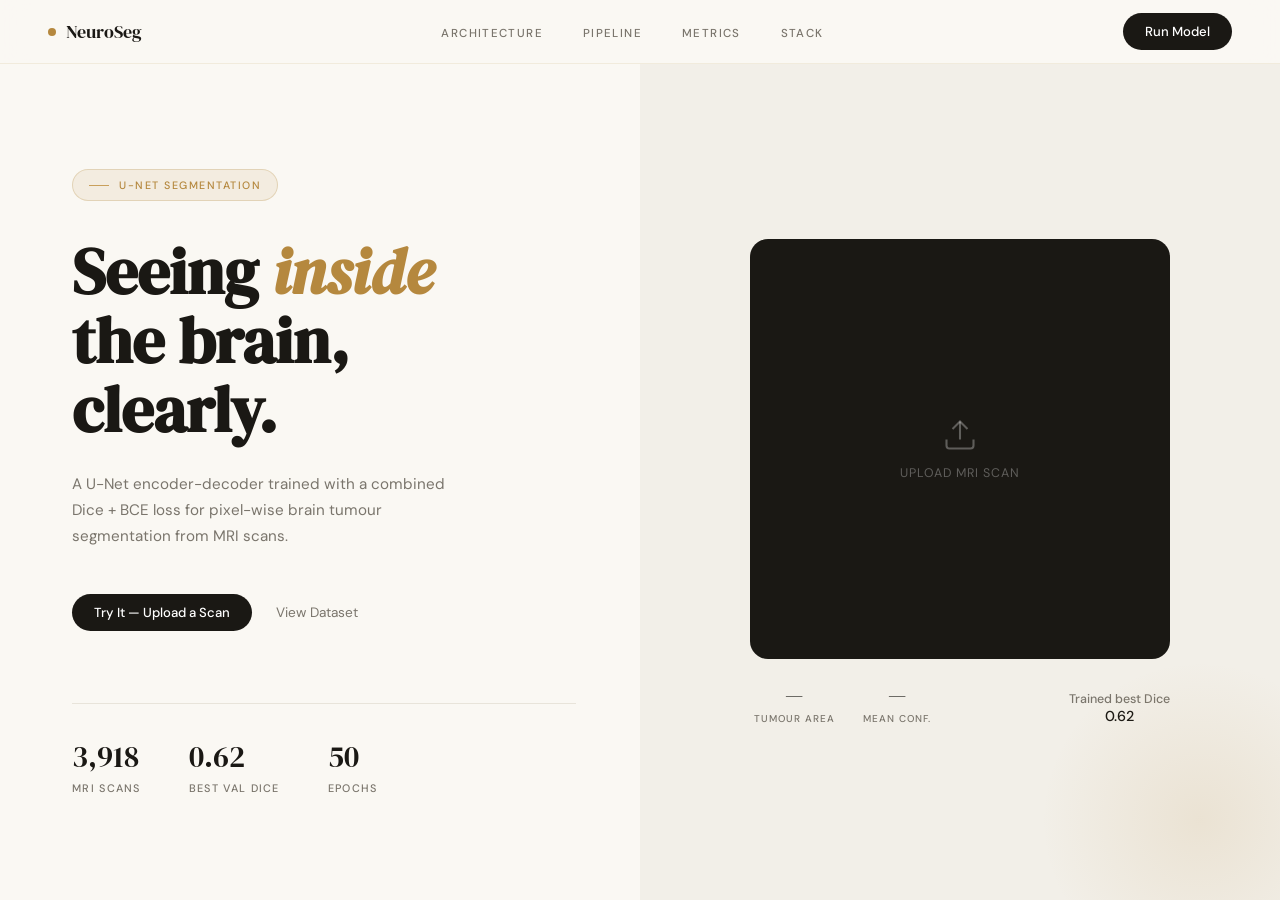
<file: index.html>
<!DOCTYPE html>
<html lang="en">
<head>
<meta charset="UTF-8">
<meta name="viewport" content="width=device-width, initial-scale=1.0">
<title>NeuroSeg — Brain Tumour Segmentation</title>
<link href="https://fonts.googleapis.com/css2?family=DM+Serif+Display:ital@0;1&family=DM+Sans:wght@300;400;500&display=swap" rel="stylesheet">
<style>
*, *::before, *::after { box-sizing: border-box; margin: 0; padding: 0; }
:root {
  --cream: #faf8f3;
  --cream-mid: #f2efe8;
  --cream-dark: #e8e4da;
  --gold: #b5883e;
  --gold-light: #c9a05c;
  --ink: #1a1814;
  --ink-mid: #3d3a35;
  --ink-soft: #7a756c;
  --white: #ffffff;
  --radius-lg: 18px;
  --radius-sm: 10px;
}
html { scroll-behavior: smooth; }
body {
  font-family: 'DM Sans', sans-serif;
  background: var(--cream);
  color: var(--ink);
  min-height: 100vh;
}

/* ─── NAV ─── */
nav {
  position: fixed;
  top: 0; left: 0; right: 0;
  z-index: 100;
  display: flex;
  align-items: center;
  justify-content: space-between;
  padding: 0 48px;
  height: 64px;
  background: rgba(250, 248, 243, 0.88);
  backdrop-filter: blur(14px);
  border-bottom: 1px solid rgba(181,136,62,0.12);
}
.nav-logo {
  display: flex;
  align-items: center;
  gap: 10px;
  font-family: 'DM Serif Display', serif;
  font-size: 1.1rem;
  color: var(--ink);
  text-decoration: none;
}
.nav-logo .dot {
  width: 8px; height: 8px;
  border-radius: 50%;
  background: var(--gold);
}
.nav-links {
  display: flex;
  gap: 40px;
  list-style: none;
}
.nav-links a {
  font-size: 0.72rem;
  font-weight: 500;
  letter-spacing: 0.12em;
  text-transform: uppercase;
  color: var(--ink-soft);
  text-decoration: none;
  transition: color 0.2s;
}
.nav-links a:hover { color: var(--ink); }

.btn-primary {
  display: inline-flex;
  align-items: center;
  gap: 8px;
  padding: 10px 22px;
  background: var(--ink);
  color: var(--white);
  border: none;
  border-radius: 100px;
  font-family: 'DM Sans', sans-serif;
  font-size: 0.82rem;
  font-weight: 500;
  cursor: pointer;
  transition: background 0.2s, transform 0.15s;
  text-decoration: none;
}
.btn-primary:hover {
  background: var(--ink-mid);
  transform: translateY(-1px);
}

/* ─── HERO ─── */
.hero {
  display: grid;
  grid-template-columns: 1fr 1fr;
  min-height: 100vh;
  padding-top: 64px;
}
.hero-left {
  padding: 80px 64px 80px 72px;
  display: flex;
  flex-direction: column;
  justify-content: center;
}
.hero-tag {
  display: inline-flex;
  align-items: center;
  gap: 10px;
  padding: 8px 16px;
  background: rgba(181,136,62,0.1);
  border: 1px solid rgba(181,136,62,0.25);
  border-radius: 100px;
  font-size: 0.67rem;
  font-weight: 500;
  letter-spacing: 0.14em;
  text-transform: uppercase;
  color: var(--gold);
  margin-bottom: 36px;
  width: fit-content;
}
.hero-tag::before {
  content: '';
  width: 20px; height: 1px;
  background: var(--gold-light);
}
h1 {
  font-family: 'DM Serif Display', serif;
  font-size: clamp(2.8rem, 5vw, 4rem);
  line-height: 1.08;
  color: var(--ink);
  margin-bottom: 28px;
}
h1 em {
  font-style: italic;
  color: var(--gold);
}
.hero-desc {
  font-size: 0.95rem;
  line-height: 1.7;
  color: var(--ink-soft);
  max-width: 400px;
  margin-bottom: 44px;
}
.hero-actions {
  display: flex;
  align-items: center;
  gap: 24px;
}
.btn-ghost {
  font-size: 0.85rem;
  color: var(--ink-soft);
  background: none;
  border: none;
  cursor: pointer;
  padding: 0;
  font-family: 'DM Sans', sans-serif;
  transition: color 0.2s;
  text-decoration: none;
}
.btn-ghost:hover { color: var(--ink); }
.hero-stats {
  display: flex;
  gap: 48px;
  margin-top: 72px;
  padding-top: 32px;
  border-top: 1px solid var(--cream-dark);
}
.stat-val {
  font-family: 'DM Serif Display', serif;
  font-size: 1.9rem;
  color: var(--ink);
  display: block;
}
.stat-label {
  font-size: 0.68rem;
  font-weight: 500;
  letter-spacing: 0.12em;
  text-transform: uppercase;
  color: var(--ink-soft);
  margin-top: 4px;
  display: block;
}

/* ─── HERO RIGHT ─── */
.hero-right {
  background: var(--cream-mid);
  position: relative;
  display: flex;
  align-items: center;
  justify-content: center;
  overflow: hidden;
}
.hero-right::before {
  content: '';
  position: absolute;
  bottom: -80px; right: -80px;
  width: 320px; height: 320px;
  border-radius: 50%;
  background: radial-gradient(circle, rgba(181,136,62,0.12) 0%, transparent 70%);
  pointer-events: none;
}

/* ─── UPLOAD PANEL (shown in hero-right when active) ─── */
.upload-zone {
  width: 420px;
  max-width: calc(100% - 64px);
}
.scan-placeholder {
  width: 100%;
  aspect-ratio: 1;
  background: var(--ink);
  border-radius: var(--radius-lg);
  display: flex;
  align-items: center;
  justify-content: center;
  position: relative;
  overflow: hidden;
  cursor: pointer;
  transition: box-shadow 0.3s;
}
.scan-placeholder:hover {
  box-shadow: 0 20px 60px rgba(26,24,20,0.3);
}
.scan-placeholder img {
  width: 100%;
  height: 100%;
  object-fit: cover;
  border-radius: var(--radius-lg);
  display: none;
}
.scan-placeholder img.visible { display: block; }
.scan-placeholder .upload-hint {
  display: flex;
  flex-direction: column;
  align-items: center;
  gap: 12px;
  color: rgba(255,255,255,0.3);
  transition: color 0.2s;
}
.scan-placeholder:hover .upload-hint { color: rgba(255,255,255,0.6); }
.upload-hint svg { width: 36px; height: 36px; }
.upload-hint span {
  font-size: 0.78rem;
  letter-spacing: 0.08em;
  text-transform: uppercase;
}
.scan-placeholder.has-image .upload-hint { display: none; }

/* metrics ribbon */
.metrics-ribbon {
  display: flex;
  align-items: flex-end;
  gap: 28px;
  margin-top: 20px;
  padding-left: 4px;
}
.metric-item { text-align: center; }
.metric-val {
  font-family: 'DM Serif Display', serif;
  font-size: 1.4rem;
  color: var(--ink);
  display: block;
}
.metric-label {
  font-size: 0.62rem;
  font-weight: 500;
  letter-spacing: 0.1em;
  text-transform: uppercase;
  color: var(--ink-soft);
  display: block;
  margin-top: 2px;
}
.metric-item.highlight .metric-val {
  font-size: 0.9rem;
  font-family: 'DM Sans', sans-serif;
  font-weight: 500;
}

/* ─── PREDICT PANEL ─── */
#predictSection {
  max-width: 1100px;
  margin: 0 auto;
  padding: 80px 48px;
  display: none;
}
#predictSection.visible { display: block; }
.section-label {
  font-size: 0.68rem;
  font-weight: 500;
  letter-spacing: 0.14em;
  text-transform: uppercase;
  color: var(--gold);
  margin-bottom: 16px;
  display: flex;
  align-items: center;
  gap: 12px;
}
.section-label::before {
  content: '';
  width: 24px; height: 1px;
  background: var(--gold);
}
.section-title {
  font-family: 'DM Serif Display', serif;
  font-size: 2rem;
  color: var(--ink);
  margin-bottom: 12px;
}
.section-sub {
  font-size: 0.82rem;
  color: var(--ink-soft);
  max-width: 560px;
  margin-bottom: 48px;
  line-height: 1.6;
}
.results-grid {
  display: grid;
  grid-template-columns: repeat(3, 1fr);
  gap: 20px;
  margin-bottom: 48px;
}
.result-card {
  background: var(--white);
  border: 1px solid var(--cream-dark);
  border-radius: var(--radius-lg);
  overflow: hidden;
}
.result-card-header {
  padding: 16px 20px 12px;
  border-bottom: 1px solid var(--cream-dark);
  display: flex;
  align-items: center;
  justify-content: space-between;
}
.result-card-title {
  font-size: 0.72rem;
  font-weight: 500;
  letter-spacing: 0.1em;
  text-transform: uppercase;
  color: var(--ink-soft);
}
.result-card-img {
  width: 100%;
  aspect-ratio: 1;
  object-fit: cover;
  display: block;
  background: var(--ink);
}
.result-card-img.empty {
  display: flex;
  align-items: center;
  justify-content: center;
  color: rgba(26,24,20,0.15);
  font-size: 0.75rem;
  letter-spacing: 0.08em;
  text-transform: uppercase;
}

/* metrics table */
.metrics-table {
  display: grid;
  grid-template-columns: repeat(3, 1fr);
  gap: 1px;
  background: var(--cream-dark);
  border: 1px solid var(--cream-dark);
  border-radius: var(--radius-lg);
  overflow: hidden;
}
.metrics-cell {
  background: var(--white);
  padding: 24px 20px;
  text-align: center;
}
.metrics-cell-val {
  font-family: 'DM Serif Display', serif;
  font-size: 1.7rem;
  color: var(--ink);
  display: block;
}
.metrics-cell-label {
  font-size: 0.62rem;
  font-weight: 500;
  letter-spacing: 0.12em;
  text-transform: uppercase;
  color: var(--ink-soft);
  margin-top: 6px;
  display: block;
}
.metrics-note {
  margin-top: 16px;
  font-size: 0.76rem;
  color: var(--ink-soft);
  line-height: 1.6;
}

/* status */
#statusMsg {
  display: none;
  align-items: center;
  gap: 12px;
  padding: 14px 20px;
  background: var(--cream-mid);
  border: 1px solid var(--cream-dark);
  border-radius: 100px;
  font-size: 0.82rem;
  color: var(--ink-soft);
  margin-bottom: 32px;
}
#statusMsg.visible { display: flex; }
.status-dot {
  width: 7px; height: 7px;
  border-radius: 50%;
  background: var(--gold);
  animation: pulse 1.2s ease-in-out infinite;
  flex-shrink: 0;
}
@keyframes pulse {
  0%, 100% { opacity: 1; transform: scale(1); }
  50% { opacity: 0.4; transform: scale(0.7); }
}

/* file input hidden */
#fileInput { display: none; }

/* ─── SCROLL REVEAL ─── */
.reveal {
  opacity: 0;
  transform: translateY(24px);
  transition: opacity 0.7s ease, transform 0.7s ease;
}
.reveal.in { opacity: 1; transform: none; }

/* ─── RESPONSIVE ─── */
@media (max-width: 900px) {
  nav { padding: 0 24px; }
  .nav-links { display: none; }
  .hero { grid-template-columns: 1fr; min-height: auto; }
  .hero-left { padding: 80px 32px 48px; }
  .hero-right { min-height: 480px; padding: 40px 24px; }
  .upload-zone { width: 100%; }
  #predictSection { padding: 60px 24px; }
  .results-grid { grid-template-columns: 1fr; }
  .metrics-table { grid-template-columns: 1fr; }
}
</style>
</head>
<body>

<!-- ─── NAV ─── -->
<nav>
  <a class="nav-logo" href="#">
    <span class="dot"></span>
    NeuroSeg
  </a>
  <ul class="nav-links">
    <li><a href="#">Architecture</a></li>
    <li><a href="#">Pipeline</a></li>
    <li><a href="#">Metrics</a></li>
    <li><a href="#">Stack</a></li>
  </ul>
  <button class="btn-primary" onclick="triggerUpload()">Run Model</button>
</nav>

<!-- ─── HERO ─── -->
<section class="hero">
  <div class="hero-left">
    <div class="hero-tag">U-Net Segmentation</div>
    <h1>Seeing <em>inside</em><br>the brain,<br>clearly.</h1>
    <p class="hero-desc">
      A U-Net encoder-decoder trained with a combined Dice + BCE loss
      for pixel-wise brain tumour segmentation from MRI scans.
    </p>
    <div class="hero-actions">
      <button class="btn-primary" onclick="triggerUpload()">Try It — Upload a Scan</button>
      <a class="btn-ghost" href="#">View Dataset</a>
    </div>
    <div class="hero-stats">
      <div>
        <span class="stat-val">3,918</span>
        <span class="stat-label">MRI Scans</span>
      </div>
      <div>
        <span class="stat-val">0.62</span>
        <span class="stat-label">Best Val Dice</span>
      </div>
      <div>
        <span class="stat-val">50</span>
        <span class="stat-label">Epochs</span>
      </div>
    </div>
  </div>

  <div class="hero-right">
    <div class="upload-zone">
      <div class="scan-placeholder" id="scanBox" onclick="triggerUpload()" title="Click to upload MRI scan">
        <img id="previewImg" alt="MRI scan preview">
        <div class="upload-hint">
          <svg viewBox="0 0 24 24" fill="none" stroke="currentColor" stroke-width="1.4">
            <path d="M21 15v4a2 2 0 01-2 2H5a2 2 0 01-2-2v-4"/>
            <polyline points="17 8 12 3 7 8"/>
            <line x1="12" y1="3" x2="12" y2="15"/>
          </svg>
          <span>Upload MRI Scan</span>
        </div>
      </div>

      <div class="metrics-ribbon" id="heroMetrics">
        <div class="metric-item">
          <span class="metric-val" id="hmArea">—</span>
          <span class="metric-label">Tumour Area</span>
        </div>
        <div class="metric-item">
          <span class="metric-val" id="hmConf">—</span>
          <span class="metric-label">Mean Conf.</span>
        </div>
        <div class="metric-item highlight" style="margin-left:auto">
          <span class="metric-val" style="font-size:0.78rem;color:var(--ink-soft)">Trained best Dice</span>
          <span class="metric-val">0.62</span>
        </div>
      </div>
    </div>
  </div>
</section>

<!-- ─── PREDICT SECTION ─── -->
<section id="predictSection">
  <div class="section-label">Segmentation Output</div>
  <div class="section-title">Prediction Results</div>
  <p class="section-sub">
    These are unsupervised, inference-time statistics from the model's own
    output — not accuracy metrics. Dice / IoU / Accuracy require a
    ground-truth mask, which a live upload doesn't have (see note below).
  </p>

  <div id="statusMsg">
    <span class="status-dot"></span>
    <span id="statusText">Processing MRI scan…</span>
  </div>

  <div class="results-grid reveal" id="resultsGrid">
    <div class="result-card">
      <div class="result-card-header">
        <span class="result-card-title">Input Scan</span>
      </div>
      <div style="position:relative;aspect-ratio:1;background:var(--ink);">
        <img id="inputImg" style="width:100%;height:100%;object-fit:cover;display:none;" alt="Input">
        <div id="inputEmpty" class="result-card-img empty" style="height:100%;display:flex;align-items:center;justify-content:center;">—</div>
      </div>
    </div>

    <div class="result-card">
      <div class="result-card-header">
        <span class="result-card-title">Predicted Mask</span>
      </div>
      <div style="position:relative;aspect-ratio:1;background:var(--ink);">
        <img id="maskImg" style="width:100%;height:100%;object-fit:cover;display:none;" alt="Mask">
        <div id="maskEmpty" class="result-card-img empty" style="height:100%;display:flex;align-items:center;justify-content:center;">Awaiting Prediction</div>
      </div>
    </div>

    <div class="result-card">
      <div class="result-card-header">
        <span class="result-card-title">Overlay</span>
      </div>
      <div style="position:relative;aspect-ratio:1;background:var(--ink);">
        <img id="overlayImg" style="width:100%;height:100%;object-fit:cover;display:none;" alt="Overlay">
        <div id="overlayEmpty" class="result-card-img empty" style="height:100%;display:flex;align-items:center;justify-content:center;">Awaiting Prediction</div>
      </div>
    </div>
  </div>

  <div class="metrics-table reveal" id="metricsTable" style="animation-delay:0.15s">
    <div class="metrics-cell">
      <span class="metrics-cell-val" id="rTumor">—</span>
      <span class="metrics-cell-label">Tumour Area</span>
    </div>
    <div class="metrics-cell">
      <span class="metrics-cell-val" id="rMeanConf">—</span>
      <span class="metrics-cell-label">Mean Confidence</span>
    </div>
    <div class="metrics-cell">
      <span class="metrics-cell-val" id="rTumorConf">—</span>
      <span class="metrics-cell-label">Tumour-Region Confidence</span>
    </div>
  </div>
  <p class="metrics-note">
    Model-reported best validation Dice from training: <strong>0.62</strong>.
    Per-image Dice/IoU/Accuracy for a specific scan require its ground-truth
    mask — upload one via the <code>/api/evaluate</code> endpoint in
    <code>api.py</code>, or run <code>evaluate_unet.py</code> against the
    labelled test set.
  </p>
</section>

<!-- hidden file input -->
<input type="file" id="fileInput" accept="image/*">

<script>
const API_BASE = 'http://127.0.0.1:8000';

const fileInput = document.getElementById('fileInput');

function triggerUpload() {
  fileInput.click();
}

fileInput.addEventListener('change', async () => {
  const file = fileInput.files[0];
  if (!file) return;

  // preview in hero
  const previewImg = document.getElementById('previewImg');
  previewImg.src = URL.createObjectURL(file);
  previewImg.style.display = 'block';
  document.getElementById('scanBox').classList.add('has-image');

  // show input in results
  document.getElementById('inputImg').src = previewImg.src;
  document.getElementById('inputImg').style.display = 'block';
  document.getElementById('inputEmpty').style.display = 'none';

  // show predict section
  const ps = document.getElementById('predictSection');
  ps.classList.add('visible');
  ps.scrollIntoView({ behavior: 'smooth', block: 'start' });

  // reveal animations
  setTimeout(() => {
    document.querySelectorAll('.reveal').forEach(el => el.classList.add('in'));
  }, 100);

  // status
  const statusMsg = document.getElementById('statusMsg');
  statusMsg.classList.add('visible');
  document.getElementById('statusText').textContent = 'Processing MRI scan…';

  const formData = new FormData();
  formData.append('file', file);

  try {
    const res = await fetch(`${API_BASE}/api/predict`, {
      method: 'POST',
      body: formData
    });

    const data = await res.json();
    if (!res.ok || data.error) throw new Error(data.error || 'Backend error');

    // These are the ONLY fields api.py's /api/predict actually returns.
    // (Previously this read data.dice / data.accuracy / data.ssim / data.psnr,
    // none of which exist in the response — always rendered as 0.)
    const tumorAreaPct = Number(data.tumor_area_pct ?? 0);
    const meanConfidence = Number(data.mean_confidence ?? 0);
    const tumorConfidence = Number(data.tumor_confidence ?? 0);

    // update hero ribbon
    document.getElementById('hmArea').textContent = tumorAreaPct.toFixed(1) + '%';
    document.getElementById('hmConf').textContent = meanConfidence.toFixed(2);

    // update results table
    document.getElementById('rTumor').textContent = tumorAreaPct.toFixed(2) + '%';
    document.getElementById('rMeanConf').textContent = meanConfidence.toFixed(4);
    document.getElementById('rTumorConf').textContent = tumorConfidence.toFixed(4);

    // mask & overlay
    const setImg = (id, emptyId, b64) => {
      const el = document.getElementById(id);
      el.src = 'data:image/png;base64,' + b64;
      el.style.display = 'block';
      document.getElementById(emptyId).style.display = 'none';
    };
    setImg('maskImg', 'maskEmpty', data.mask_b64);
    setImg('overlayImg', 'overlayEmpty', data.overlay_b64);

    statusMsg.classList.remove('visible');
  } catch (err) {
    console.error(err);
    document.getElementById('statusText').textContent =
      '⚠ Backend unreachable — start it with: uvicorn api:app --reload --port 8000';
  }
});

// scroll reveal observer
const observer = new IntersectionObserver(entries => {
  entries.forEach(e => { if (e.isIntersecting) e.target.classList.add('in'); });
}, { threshold: 0.1 });
document.querySelectorAll('.reveal').forEach(el => observer.observe(el));
</script>
</body>
</html>
</file>
